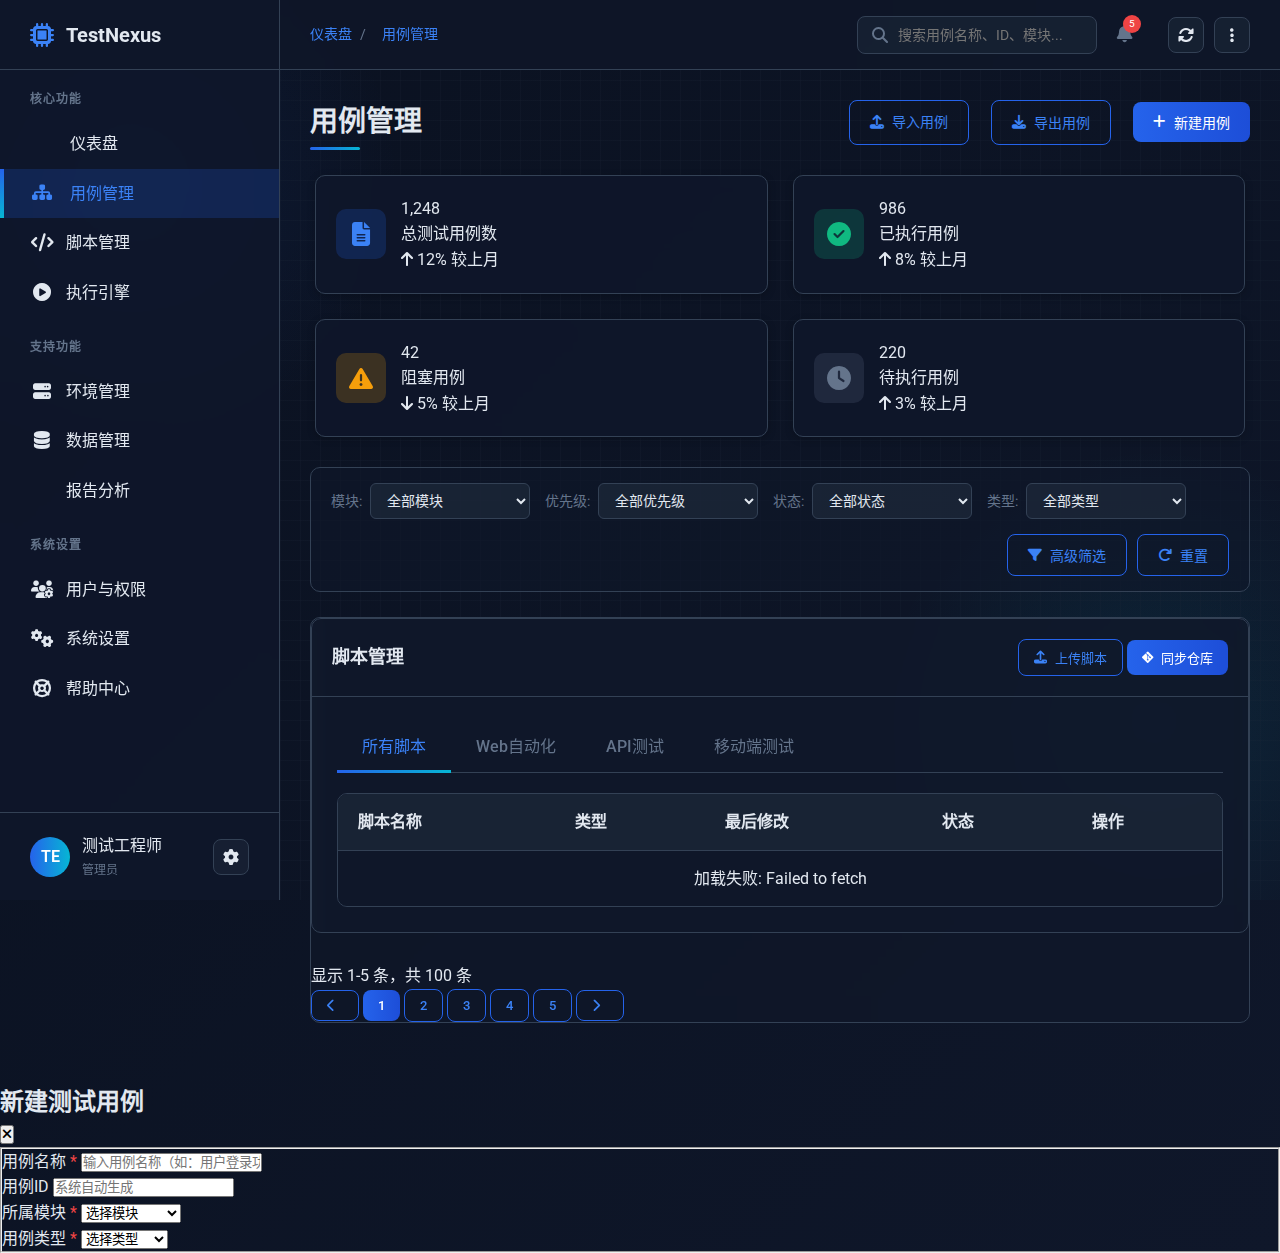
<file: static/use_case_management.html>
<!DOCTYPE html>
<!-- 文档类型声明：指定为HTML5标准，定义页面语法规则 -->
<html lang="zh-CN">
<head>
    <!-- 字符编码设置：UTF-8，支持中文及全球大部分字符，避免乱码 -->
    <meta charset="UTF-8">
    <!-- 响应式配置：适配移动设备，视口宽度等于设备宽度，初始缩放比例1.0，禁止用户缩放 -->
    <meta name="viewport" content="width=device-width, initial-scale=1.0">
    <!-- 页面标题：显示在浏览器标签栏，明确当前页面为“TestNexus - 用例管理” -->
    <title>TestNexus - 用例管理</title>
    <!-- 引入外部资源：Font Awesome图标库，提供页面所需的所有图标（如按钮、状态图标） -->
    <link rel="stylesheet" href="https://cdnjs.cloudflare.com/ajax/libs/font-awesome/6.4.0/css/all.min.css">
    <!-- 引入外部资源：Google字体，Roboto用于常规文本（提升可读性），Source Code Pro用于代码相关文本 -->
    <link href="https://fonts.googleapis.com/css2?family=Roboto:wght@300;400;500;700&family=Source+Code+Pro:wght@400;500;600&display=swap" rel="stylesheet">
    <!-- 引入内部样式表：自定义页面样式，控制布局、颜色、字体等视觉效果 -->
    <link rel="stylesheet" href="/static/style.css">
</head>
<body>
    <!-- 技术风格背景图案：纯装饰元素，提升页面科技感，无实际功能 -->
    <div class="tech-pattern"></div>
    <!-- 网格覆盖层：纯装饰元素，增强页面层次感，无实际功能 -->
    <div class="grid-overlay"></div>

    <!-- 应用主容器：包裹页面所有核心内容，用于整体布局控制（侧边栏+主内容区） -->
    <div class="app-container">
        <!-- 侧边导航：语义化标签<aside>，定义页面辅助导航区域，支持移动端适配 -->
        <aside class="sidebar" id="sidebar">
            <!-- 侧边栏头部：包含平台Logo，增强品牌识别 -->
            <header class="sidebar-header">
                <div class="logo">
                    <i class="fas fa-microchip"></i> <!-- 芯片图标：体现测试平台的技术属性 -->
                    <span class="logo-text">TestNexus</span> <!-- 平台名称 -->
                </div>
            </header>

            <!-- 侧边栏菜单：语义化标签<nav>，定义导航菜单，按功能模块分组 -->
            <nav class="sidebar-menu">
                <!-- 第一组菜单：核心功能（测试平台核心操作入口） -->
                <div class="menu-section">
                    <div class="section-title">核心功能</div> <!-- 菜单组标题，区分功能分类 -->
                    <div class="menu-item">
                        <a href="index.html" style="color: inherit; text-decoration: none;">
                        <i class="fas fa-index"></i>
                        <span>仪表盘</span>
                        </a>
                   </div>
                    <div class="menu-item active"> <!-- 当前页面，保留active -->
                       <a href="use_case_management.html" style="color: inherit; text-decoration: none;">
                       <i class="fas fa-sitemap"></i>
                       <span>用例管理</span>
                       </a>
                    </div>
                    <div class="menu-item"> <!-- 菜单项：脚本管理（未激活） -->
                        <i class="fas fa-code"></i> <!-- 代码图标：对应脚本属性 -->
                        <span>脚本管理</span>
                    </div>
                    <div class="menu-item"> <!-- 菜单项：执行引擎（未激活） -->
                        <i class="fas fa-play-circle"></i> <!-- 播放图标：对应“执行测试”操作 -->
                        <span>执行引擎</span>
                    </div>
                </div>

                <!-- 第二组菜单：支持功能（辅助测试的功能模块） -->
                <div class="menu-section">
                    <div class="section-title">支持功能</div>
                    <div class="menu-item"> <!-- 菜单项：环境管理 -->
                        <i class="fas fa-server"></i> <!-- 服务器图标：对应环境属性 -->
                        <span>环境管理</span>
                    </div>
                    <div class="menu-item"> <!-- 菜单项：数据管理 -->
                        <i class="fas fa-database"></i> <!-- 数据库图标：对应数据属性 -->
                        <span>数据管理</span>
                    </div>
                    <div class="menu-item"> <!-- 菜单项：报告分析 -->
                        <i class="fas fa-chart-network"></i> <!-- 图表图标：对应分析属性 -->
                        <span>报告分析</span>
                    </div>
                </div>

                <!-- 第三组菜单：系统设置（平台配置相关） -->
                <div class="menu-section">
                    <div class="section-title">系统设置</div>
                    <div class="menu-item"> <!-- 菜单项：用户与权限 -->
                        <i class="fas fa-users-cog"></i> <!-- 用户设置图标：对应权限管理 -->
                        <span>用户与权限</span>
                    </div>
                    <div class="menu-item"> <!-- 菜单项：系统设置 -->
                        <i class="fas fa-cogs"></i> <!-- 齿轮图标：对应系统配置 -->
                        <span>系统设置</span>
                    </div>
                    <div class="menu-item"> <!-- 菜单项：帮助中心 -->
                        <i class="fas fa-life-ring"></i> <!-- 救生圈图标：对应帮助属性 -->
                        <span>帮助中心</span>
                    </div>
                </div>
            </nav>

            <!-- 侧边栏底部：当前登录用户信息，语义化标签<footer> -->
            <footer class="sidebar-footer">
                <div class="user-avatar">TE</div> <!-- 用户头像：显示用户名首字母（Test Engineer） -->
                <div class="user-info"> <!-- 用户信息详情 -->
                    <div class="user-name">测试工程师</div> <!-- 用户名 -->
                    <div class="user-role">管理员</div> <!-- 用户角色：标识权限等级 -->
                </div>
                <div class="action-btn"> <!-- 用户设置按钮：打开个人配置 -->
                    <i class="fas fa-cog"></i> <!-- 齿轮图标：对应设置操作 -->
                </div>
            </footer>
        </aside>

        <!-- 主内容区域：语义化标签<main>，定义页面核心内容区 -->
        <main class="main-content">
            <!-- 顶部导航：语义化标签<header>，包含面包屑、搜索、通知等快捷操作 -->
            <header class="topbar">
                <!-- 移动端侧边栏触发按钮：仅在移动端显示，点击展开/收起侧边栏 -->
                <button class="toggle-sidebar" id="toggle-sidebar">
                    <i class="fas fa-bars"></i> <!-- 汉堡菜单图标：移动端常见导航触发标识 -->
                </button>
                <!-- 面包屑导航：显示当前页面在平台中的层级路径，帮助用户定位 -->
                <div class="breadcrumb">
                    <a href="index.html">仪表盘</a> <!-- 点击此处跳回仪表盘 -->
                    <span>/</span>
                    <span>用例管理</span>
                </div>
                <!-- 顶部操作区：搜索、通知、快捷按钮 -->
                <div class="topbar-actions">
                    <!-- 搜索栏：搜索平台内的用例（按名称、ID、模块等） -->
                    <div class="search-bar">
                        <i class="fas fa-search"></i> <!-- 搜索图标 -->
                        <input type="text" placeholder="搜索用例名称、ID、模块..."> <!-- 搜索输入框，提示搜索范围 -->
                    </div>
                    <!-- 通知图标：显示未读通知数量 -->
                    <div class="notification">
                        <i class="fas fa-bell"></i> <!-- 铃铛图标：对应通知属性 -->
                        <div class="badge">5</div> <!-- 未读数量标记：5条未读通知 -->
                    </div>
                    <!-- 快捷操作按钮组：高频操作入口 -->
                    <div class="quick-actions">
                        <div class="action-btn" title="刷新"> <!-- 刷新按钮：刷新当前页面数据 -->
                            <i class="fas fa-sync-alt"></i> <!-- 刷新图标 -->
                        </div>
                        <div class="action-btn" title="更多操作"> <!-- 更多操作：展开其他功能入口 -->
                            <i class="fas fa-ellipsis-v"></i> <!-- 垂直省略号：表示“更多选项”，避免与“新建”歧义 -->
                        </div>
                    </div>
                </div>
            </header>

            <!-- 内容区域：包裹页面所有核心业务内容 -->
            <div class="content-wrapper">
                <!-- 页面标题和操作：语义化标签<section>，定义页面头部区域 -->
                <section class="page-header">
                    <h1 class="page-title">用例管理</h1> <!-- 页面主标题，明确当前功能 -->
                    <!-- 页面操作按钮组：导入/导出用例、新建用例 -->
                    <div class="page-actions">
                        <div class="import-export"> <!-- 导入/导出操作组 -->
                            <!-- 导入用例：隐藏原生文件输入框，自定义按钮样式 -->
                            <label class="import-btn">
                                <i class="fas fa-upload"></i> 导入用例 <!-- 上传图标：对应“导入”操作 -->
                                <input type="file" accept=".xlsx,.csv,.json"> <!-- 限制导入文件格式：Excel、CSV、JSON -->
                            </label>
                            <!-- 导出用例：轮廓按钮（次要操作） -->
                            <button class="btn btn-outline">
                                <i class="fas fa-download"></i> 导出用例 <!-- 下载图标：对应“导出”操作 -->
                            </button>
                        </div>
                        <!-- 新建用例：实心按钮（主要操作，优先级最高），带唯一ID用于JS绑定事件 -->
                        <button class="btn btn-primary" id="create-case-btn">
                            <i class="fas fa-plus"></i> 新建用例 <!-- 加号图标：对应“新建”操作 -->
                        </button>
                    </div>
                </section>

                <!-- 用例统计卡片：语义化标签<section>，展示用例核心数据指标（4列布局） -->
                <section class="grid-container">
                    <!-- 统计卡片1：总测试用例数 -->
                    <div class="case-stat-card">
                        <div class="case-stat-icon">
                            <i class="fas fa-file-alt"></i> <!-- 文件图标：对应“用例”属性 -->
                        </div>
                        <div class="case-stat-info">
                            <div class="case-stat-value">1,248</div> <!-- 具体数值：1248条总用例 -->
                            <div class="case-stat-label">总测试用例数</div> <!-- 指标名称 -->
                            <div class="case-stat-trend"> <!-- 趋势提示：较上月增长12% -->
                                <i class="fas fa-arrow-up"></i> 12% 较上月 <!-- 上升箭头：表示增长 -->
                            </div>
                        </div>
                    </div>

                    <!-- 统计卡片2：已执行用例数 -->
                    <div class="case-stat-card">
                        <div class="case-stat-icon">
                            <i class="fas fa-check-circle"></i> <!-- 勾选图标：对应“已完成”状态 -->
                        </div>
                        <div class="case-stat-info">
                            <div class="case-stat-value">986</div> <!-- 具体数值：986条已执行用例 -->
                            <div class="case-stat-label">已执行用例</div> <!-- 指标名称 -->
                            <div class="case-stat-trend">
                                <i class="fas fa-arrow-up"></i> 8% 较上月 <!-- 上升箭头：表示增长 -->
                            </div>
                        </div>
                    </div>

                    <!-- 统计卡片3：阻塞用例数 -->
                    <div class="case-stat-card">
                        <div class="case-stat-icon">
                            <i class="fas fa-exclamation-triangle"></i> <!-- 警告三角图标：对应“阻塞”状态 -->
                        </div>
                        <div class="case-stat-info">
                            <div class="case-stat-value">42</div> <!-- 具体数值：42条阻塞用例 -->
                            <div class="case-stat-label">阻塞用例</div> <!-- 指标名称 -->
                            <div class="case-stat-trend">
                                <i class="fas fa-arrow-down"></i> 5% 较上月 <!-- 下降箭头：表示减少（正向趋势） -->
                            </div>
                        </div>
                    </div>

                    <!-- 统计卡片4：待执行用例数 -->
                    <div class="case-stat-card">
                        <div class="case-stat-icon">
                            <i class="fas fa-clock"></i> <!-- 时钟图标：对应“待执行”状态 -->
                        </div>
                        <div class="case-stat-info">
                            <div class="case-stat-value">220</div> <!-- 具体数值：220条待执行用例 -->
                            <div class="case-stat-label">待执行用例</div> <!-- 指标名称 -->
                            <div class="case-stat-trend">
                                <i class="fas fa-arrow-up"></i> 3% 较上月 <!-- 上升箭头：表示增长 -->
                            </div>
                        </div>
                    </div>
                </section>

                <!-- 用例筛选栏：语义化标签<section>，提供多维度筛选用例的功能 -->
                <section class="case-filter">
                    <!-- 筛选组1：按模块筛选 -->
                    <div class="filter-group">
                        <span class="filter-label">模块:</span> <!-- 筛选标签：明确筛选维度 -->
                        <select class="filter-select"> <!-- 下拉选择框：选项为平台内的测试模块 -->
                            <option value="">全部模块</option> <!-- 默认选项：显示所有模块 -->
                            <option value="user">用户管理模块</option>
                            <option value="order">订单管理模块</option>
                            <option value="payment">支付模块</option>
                            <option value="product">商品模块</option>
                        </select>
                    </div>

                    <!-- 筛选组2：按优先级筛选 -->
                    <div class="filter-group">
                        <span class="filter-label">优先级:</span>
                        <select class="filter-select"> <!-- 选项为用例优先级（从高到低） -->
                            <option value="">全部优先级</option>
                            <option value="p0">P0 (最高)</option> <!-- P0：核心用例，最高优先级 -->
                            <option value="p1">P1 (高)</option>
                            <option value="p2">P2 (中)</option>
                            <option value="p3">P3 (低)</option>
                        </select>
                    </div>

                    <!-- 筛选组3：按状态筛选 -->
                    <div class="filter-group">
                        <span class="filter-label">状态:</span>
                        <select class="filter-select"> <!-- 选项为用例状态 -->
                            <option value="">全部状态</option>
                            <option value="draft">草稿</option> <!-- 草稿：未完成编写 -->
                            <option value="ready">就绪</option> <!-- 就绪：待执行 -->
                            <option value="executed">已执行</option> <!-- 已执行：完成测试 -->
                            <option value="blocked">阻塞</option> <!-- 阻塞：因依赖问题无法执行 -->
                        </select>
                    </div>

                    <!-- 筛选组4：按类型筛选 -->
                    <div class="filter-group">
                        <span class="filter-label">类型:</span>
                        <select class="filter-select"> <!-- 选项为测试类型 -->
                            <option value="">全部类型</option>
                            <option value="functional">功能测试</option> <!-- 功能测试：验证功能正确性 -->
                            <option value="performance">性能测试</option> <!-- 性能测试：验证系统性能 -->
                            <option value="security">安全测试</option> <!-- 安全测试：验证系统安全性 -->
                            <option value="compatibility">兼容性测试</option> <!-- 兼容性测试：验证多环境适配 -->
                        </select>
                    </div>

                    <!-- 筛选操作按钮组：高级筛选和重置 -->
                    <div class="filter-actions">
                        <!-- 高级筛选：打开更多筛选条件（如创建时间、创建人） -->
                        <button class="btn btn-outline">
                            <i class="fas fa-filter"></i> 高级筛选
                        </button>
                        <!-- 重置筛选：清空所有筛选条件，恢复默认状态 -->
                        <button class="btn btn-outline">
                            <i class="fas fa-redo"></i> 重置
                        </button>
                    </div>
                </section>


                <!-- 用例列表卡片：语义化标签<section>，表格形式展示用例详情 -->
                <section class="card">
                    <div class="card">
                        <div class="card-header">
                                <div class="card-title">脚本管理</div> <!-- 卡片标题 -->
                                <!-- 脚本操作按钮组 -->
                                <div>
                                    <!-- 次要按钮：上传脚本 -->
                                    <button class="btn btn-outline btn-sm">
                                        <i class="fas fa-upload"></i> 上传脚本
                                    </button>
                                    <!-- 主要按钮：同步仓库（如Git仓库） -->
                                    <button class="btn btn-primary btn-sm">
                                        <i class="fab fa-git-alt"></i> 同步仓库
                                    </button>
                                </div>
                            </div>
                            <div class="card-body">
                                <!-- 标签页：按脚本类型分类筛选 -->
                                <div class="tabs">
                                    <div class="tab active">所有脚本</div> <!-- 当前激活：显示所有脚本 -->
                                    <div class="tab">Web自动化</div> <!-- 筛选：Web自动化脚本 -->
                                    <div class="tab">API测试</div> <!-- 筛选：API测试脚本 -->
                                    <div class="tab">移动端测试</div> <!-- 筛选：移动端测试脚本 -->
                                </div>

                                <!-- 表格容器：带滚动条（防止内容溢出） -->
                                <div class="table-responsive">
                                    <table class="table">
                                        <!-- 表格表头：定义列含义 -->
                                        <thead>
                                            <tr>
                                                <th>脚本名称</th> <!-- 脚本文件名 -->
                                                <th>类型</th> <!-- 脚本所属类型 -->
                                                <th>最后修改</th> <!-- 脚本最后更新时间 -->
                                                <th>状态</th> <!-- 脚本验证状态 -->
                                                <th>操作</th> <!-- 可执行的操作 -->
                                            </tr>
                                        </thead>
                                        <!-- 表格内容：具体脚本数据 -->
                                        <tbody>
                                            <!-- 脚本1：login_test.py -->
                                            <tr>
                                                <td>login_test.py</td> <!-- 脚本名 -->
                                                <td>Web自动化</td> <!-- 类型 -->
                                                <td>2023-10-15</td> <!-- 最后修改时间 -->
                                                <td><span class="status-badge status-success">已验证</span></td> <!-- 状态：成功（绿色） -->
                                                <td>
                                                    <!-- 操作按钮1：执行脚本 -->
                                                    <button class="btn btn-outline btn-sm">
                                                        <i class="fas fa-play"></i>
                                                    </button>
                                                    <!-- 操作按钮2：编辑脚本 -->
                                                    <button class="btn btn-outline btn-sm">
                                                        <i class="fas fa-edit"></i>
                                                    </button>
                                                    <!-- 操作按钮3：删除脚本（带唯一ID，用于JS绑定事件） -->
                                                    <button class="btn btn-outline btn-sm " id="SCRIPT-62B4ADC1">
                                                        <i class="fas fa-trash-alt"></i>
                                                    </button>
                                                </td>
                                            </tr>
                                            <!-- 脚本2：payment_api_test.js -->
                                            <tr>
                                                <td>payment_api_test.js</td>
                                                <td>API测试</td>
                                                <td>2023-10-14</td>
                                                <td><span class="status-badge status-success">已验证</span></td>
                                                <td>
                                                    <button class="btn btn-outline btn-sm">
                                                        <i class="fas fa-play"></i>
                                                    </button>
                                                    <button class="btn btn-outline btn-sm">
                                                        <i class="fas fa-edit"></i>
                                                    </button>
                                                </td>
                                            </tr>
                                            <!-- 脚本3：mobile_login_test.java -->
                                            <tr>
                                                <td>mobile_login_test.java</td>
                                                <td>移动端测试</td>
                                                <td>2023-10-12</td>
                                                <td><span class="status-badge status-warning">需更新</span></td> <!-- 状态：警告（黄色） -->
                                                <td>
                                                    <button class="btn btn-outline btn-sm">
                                                        <i class="fas fa-play"></i>
                                                    </button>
                                                    <button class="btn btn-outline btn-sm">
                                                        <i class="fas fa-edit"></i>
                                                    </button>
                                                </td>
                                            </tr>
                                        </tbody>
                                    </table>
                                </div>
                            </div>
                        </div>
                    <!-- 分页控件：语义化类名，控制用例列表分页显示 -->
                        <div class="pagination">
                            <!-- 分页信息：显示当前页码范围和总条数 -->
                            <div class="pagination-info">
                                显示 1-5 条，共 100 条 <!-- 提示用户当前位置和数据总量 -->
                            </div>
                            <!-- 分页控制按钮：上一页、页码、下一页 -->
                            <div class="pagination-controls">
                                <button class="btn btn-outline btn-sm" disabled title="上一页"> <!-- 上一页：禁用（当前在第1页） -->
                                    <i class="fas fa-chevron-left"></i> <!-- 左箭头图标 -->
                                </button>
                                <button class="btn btn-primary btn-sm">1</button> <!-- 当前页码：第1页（激活状态） -->
                                <button class="btn btn-outline btn-sm">2</button> <!-- 页码2 -->
                                <button class="btn btn-outline btn-sm">3</button> <!-- 页码3 -->
                                <button class="btn btn-outline btn-sm">4</button> <!-- 页码4 -->
                                <button class="btn btn-outline btn-sm">5</button> <!-- 页码5 -->
                                <button class="btn btn-outline btn-sm" title="下一页"> <!-- 下一页：可用（有更多页码） -->
                                    <i class="fas fa-chevron-right"></i> <!-- 右箭头图标 -->
                                </button>
                            </div>
                        </div>
                </section>
            </div>
        </main>
    </div>

    <!-- 新建用例弹窗：半透明背景+弹窗，用于创建新用例，优化层级与动画 -->
    <div class="modal-backdrop" id="create-case-modal">
        <!-- 弹窗主体：居中显示，包含表单 -->
        <div class="modal">
            <!-- 弹窗头部：标题和关闭按钮 -->
            <header class="modal-header">
                <h2 class="modal-title">新建测试用例</h2> <!-- 弹窗标题 -->
                <button class="modal-close" id="close-modal" title="关闭"> <!-- 关闭按钮：关闭弹窗 -->
                    <i class="fas fa-times"></i> <!-- 叉号图标：表示“关闭” -->
                </button>
            </header>
            <!-- 弹窗内容：新建用例表单 -->
            <div class="modal-body">
                <form id="create-case-form"> <!-- 表单：提交新建用例数据，带唯一ID用于JS处理 -->
                    <!-- 表单分组：基础信息（网格布局，2列） -->
                    <fieldset class="form-grid">
                        <!-- 表单组1：用例名称（必填） -->
                        <div class="form-group">
                            <label for="case-name" class="form-label">用例名称 <span style="color: var(--danger);">*</span></label> <!-- 标签：带必填标记（红色*） -->
                            <input type="text" id="case-name" class="form-control" placeholder="输入用例名称（如：用户登录功能测试）" required> <!-- 输入框：必填，提示示例 -->
                        </div>
                        <!-- 表单组2：用例ID（系统生成） -->
                        <div class="form-group">
                            <label for="case-id" class="form-label">用例ID</label> <!-- 标签 -->
                            <input type="text" id="case-id" class="form-control" placeholder="系统自动生成" readonly> <!-- 输入框：只读，系统自动生成ID -->
                        </div>
                        <!-- 表单组3：所属模块（必填） -->
                        <div class="form-group">
                            <label for="case-module" class="form-label">所属模块 <span style="color: var(--danger);">*</span></label> <!-- 标签：带必填标记 -->
                            <select id="case-module" class="form-control" required> <!-- 下拉框：必填，选择用例所属模块 -->
                                <option value="">选择模块</option> <!-- 默认选项：提示用户选择 -->
                                <option value="user">用户管理模块</option>
                                <option value="order">订单管理模块</option>
                                <option value="payment">支付模块</option>
                                <option value="product">商品模块</option>
                            </select>
                        </div>
                        <!-- 表单组4：用例类型（必填） -->
                        <div class="form-group">
                            <label for="case-type" class="form-label">用例类型 <span style="color: var(--danger);">*</span></label> <!-- 标签：带必填标记 -->
                            <select id="case-type" class="form-control" required> <!-- 下拉框：必填，选择测试类型 -->
                                <option value="">选择类型</option> <!-- 默认选项：提示用户选择 -->
                                <option value="functional">功能测试</option>
                                <option value="performance">性能测试</option>
                                <option value="security">安全测试</option>
                                <option value="compatibility">兼容性测试</option>
                            </select>
                        </div>
<!-- 注：原代码此处未闭合，实际项目中需补充表单剩余部分（如优先级、前置条件、测试步骤等）及弹窗底部的“提交/取消”按钮 -->
<script src="/static/main.js"></script>
</body>
</html>
</file>
<file: static/style.css>
:root {
  --primary: #2563eb;
  --primary-dark: #1d4ed8;
  --primary-light: #3b82f6;
  --secondary: #8b5cf6;
  --accent: #06b6d4;
  --success: #10b981;
  --warning: #f59e0b;
  --danger: #ef4444;
  --dark: #0f172a;
  --darker: #0a1120;
  --dark-gray: #1e293b;
  --medium-gray: #334155;
  --light-gray: #64748b;
  --light: #e2e8f0;
  --border: #334155;
  --card-shadow: 0 4px 20px rgba(0, 0, 0, 0.4);
  --sidebar-width: 280px;
  --header-height: 70px;
  --transition: all 0.3s ease;
  --border-radius: 10px;
  --glow: 0 0 15px rgba(59, 130, 246, 0.5);
}
/*用例页面优化*/
* {
  margin: 0;
  padding: 0;
  box-sizing: border-box;
  font-family: 'Roboto', sans-serif;
}
/* 修复侧边栏与主内容区布局冲突 */
.app-container {
  display: flex;
  min-height: 100vh;
  overflow: hidden; /* 防止内容溢出 */
}
.main-content {
  flex: 1;
  margin-left: var(--sidebar-width);
  transition: var(--transition);
  min-width: 0; /* 解决flex子元素溢出问题 */
}
/* 修复统计卡片布局 */
.grid-container {
  display: grid;
  grid-template-columns: repeat(4, 1fr); /* 固定4列布局，与设计一致 */
  gap: 20px;
  margin-bottom: 30px;
  padding: 0 5px;
}
@media (max-width: 1200px) {
  .grid-container {
    grid-template-columns: repeat(2, 1fr); /* 中等屏幕2列 */
  }
}
@media (max-width: 768px) {
  .grid-container {
    grid-template-columns: 1fr; /* 小屏幕1列 */
  }
}
.case-stat-card {
  background: rgba(15, 23, 42, 0.8);
  border-radius: var(--border-radius);
  border: 1px solid var(--border);
  padding: 20px;
  display: flex;
  align-items: center;
  transition: var(--transition);
  backdrop-filter: blur(8px);
  box-shadow: 0 2px 8px rgba(0, 0, 0, 0.2);
}
.case-stat-card:hover {
  border-color: var(--primary-light);
  box-shadow: var(--glow);
  transform: translateY(-3px); /* hover上浮效果 */
}
.case-stat-icon {
  width: 50px;
  height: 50px;
  border-radius: 10px;
  display: flex;
  align-items: center;
  justify-content: center;
  font-size: 24px;
  margin-right: 15px;
  background: rgba(37, 99, 235, 0.2);
  color: var(--primary-light);
}
/* 不同卡片图标颜色区分 */
.case-stat-card:nth-child(2) .case-stat-icon {
  background: rgba(16, 185, 129, 0.2);
  color: var(--success);
}
.case-stat-card:nth-child(3) .case-stat-icon {
  background: rgba(245, 158, 11, 0.2);
  color: var(--warning);
}
.case-stat-card:nth-child(4) .case-stat-icon {
  background: rgba(100, 116, 139, 0.2);
  color: var(--light-gray);
}
.case-filter {
  display: flex;
  align-items: center;
  gap: 15px;
  padding: 15px 20px;
  background: rgba(15, 23, 42, 0.6);
  border-radius: var(--border-radius);
  border: 1px solid var(--border);
  margin-bottom: 25px;
  flex-wrap: wrap; /* 支持换行，适配小屏幕 */
}
.filter-group {
  display: flex;
  align-items: center;
  gap: 8px;
}
.filter-label {
  color: var(--light-gray);
  font-size: 14px;
  white-space: nowrap; /* 标签不换行 */
}
.filter-select {
  padding: 8px 12px;
  border-radius: 6px;
  border: 1px solid var(--border);
  background: rgba(30, 41, 59, 0.7);
  color: var(--light);
  font-size: 14px;
  min-width: 160px;
}
.filter-select:focus {
  border-color: var(--primary);
  box-shadow: var(--glow);
  outline: none;
}
.filter-actions {
  margin-left: auto; /* 右对齐 */
  display: flex;
  gap: 10px;
}
/* 统一按钮样式，修复图片中按钮混乱问题 */
.page-actions {
  display: flex;
  align-items: center;
  gap: 12px;
}
.import-export {
  display: flex;
  gap: 12px;
}
.import-btn {
  display: inline-flex;
  align-items: center;
  gap: 8px;
  padding: 10px 20px;
  border-radius: 8px;
  border: 1px solid var(--primary);
  color: var(--primary-light);
  cursor: pointer;
  transition: var(--transition);
  background: transparent;
  font-size: 14px;
  font-weight: 500;
}
.import-btn:hover {
  background: rgba(37, 99, 235, 0.2);
  box-shadow: var(--glow);
}
.import-btn input {
  display: none; /* 隐藏原生文件选择框 */
}
/* 表格操作按钮优化 */
.case-actions {
  display: flex;
  gap: 8px;
}
.case-actions .btn-sm {
  width: 32px;
  height: 32px;
  padding: 0; /* 图标按钮仅保留尺寸，无内边距 */
  border-radius: 6px;
}
.case-actions .btn-sm[disabled] {
  opacity: 0.4;
  cursor: not-allowed;
  box-shadow: none;
  background: transparent;
  border-color: var(--medium-gray);
  color: var(--light-gray);
}

.table tr {
  transition: var(--transition);
}
.table tr:hover {
  background: rgba(37, 99, 235, 0.1);
}
.table td {
  vertical-align: middle; /* 表格内容垂直居中 */
}
/* 修复复选框对齐问题 */
.table th input[type="checkbox"],
.table td input[type="checkbox"] {
  width: 18px;
  height: 18px;
  border-radius: 4px;
  border: 1px solid var(--primary);
  background: rgba(30, 41, 59, 0.5);
  accent-color: var(--primary);
}
.breadcrumb {
  font-size: 13px;
}
.breadcrumb span:last-child {
  color: var(--primary-light);
  font-weight: 500;
}


body {
  background: linear-gradient(135deg, var(--darker) 0%, var(--dark) 100%);
  color: var(--light);
  line-height: 1.6;
  overflow-x: hidden;
  min-height: 100vh;
}

h1, h2, h3, h4, h5, h6 {
  font-weight: 600;
  color: var(--light);
}

code, pre {
  font-family: 'Source Code Pro', monospace;
}

/* 布局结构 */
.app-container {
  display: flex;
  min-height: 100vh;
}

/* 侧边栏 */
.sidebar {
  width: var(--sidebar-width);
  background: rgba(15, 23, 42, 0.8);
  backdrop-filter: blur(10px);
  height: 100vh;
  position: fixed;
  z-index: 100;
  border-right: 1px solid var(--border);
  display: flex;
  flex-direction: column;
  transition: var(--transition);
}

/* 侧边栏头部 */
.sidebar-header {
  height: var(--header-height); /* 与topbar使用相同的高度 */
  padding: 0 30px; /* 与topbar使用相同的左右内边距 */
  border-bottom: 1px solid var(--border);
  display: flex;
  align-items: center;
  background: rgba(15, 23, 42, 0.7); /* 与topbar使用相同的背景色透明度 */
}

.logo {
  display: flex;
  align-items: center;
  color: var(--light);
}

.logo i {
  font-size: 24px;
  color: var(--primary-light);
  margin-right: 12px;
}

.logo-text {
  font-size: 20px;
  font-weight: 700;
}

/* 侧边栏菜单 */
.sidebar-menu {
  flex: 1;
  padding: 20px 0;
  overflow-y: auto;
}

/* 自定义滚动条样式 */
/* WebKit浏览器 (Chrome, Safari等) */
.sidebar-menu::-webkit-scrollbar {
  width: 6px;
}

.sidebar-menu::-webkit-scrollbar-track {
  background: rgba(30, 41, 59, 0.5);
  border-radius: 3px;
}

.sidebar-menu::-webkit-scrollbar-thumb {
  background: rgba(59, 130, 246, 0.3);
  border-radius: 3px;
  transition: var(--transition);
}

.sidebar-menu::-webkit-scrollbar-thumb:hover {
  background: rgba(59, 130, 246, 0.5);
}

/* Firefox浏览器 */
.sidebar-menu {
  scrollbar-width: thin;
  scrollbar-color: rgba(59, 130, 246, 0.3) rgba(30, 41, 59, 0.5);
}

.menu-section {
  margin-bottom: 20px;
}

.section-title {
  padding: 0 30px 10px 30px;
  font-size: 12px;
  font-weight: 600;
  text-transform: uppercase;
  letter-spacing: 1px;
  color: var(--light-gray);
}

.menu-item {
  display: flex;
  align-items: center;
  padding: 12px 30px;
  color: var(--light);
  cursor: pointer;
  transition: var(--transition);
  position: relative;
}

.menu-item:hover {
  background: rgba(37, 99, 235, 0.1);
  color: var(--primary-light);
}

.menu-item.active {
  background: rgba(37, 99, 235, 0.2);
  color: var(--primary-light);
}

.menu-item.active:before {
  content: '';
  position: absolute;
  left: 0;
  top: 0;
  bottom: 0;
  width: 4px;
  background: linear-gradient(to bottom, var(--primary), var(--accent));
}

.menu-item i {
  font-size: 18px;
  margin-right: 12px;
  width: 24px;
  text-align: center;
}

/* 侧边栏底部 */
.sidebar-footer {
  padding: 20px 30px;
  border-top: 1px solid var(--border);
  display: flex;
  align-items: center;
  background: rgba(15, 23, 42, 0.7);
}

.user-avatar {
  width: 40px;
  height: 40px;
  border-radius: 50%;
  background: linear-gradient(to right, var(--primary), var(--accent));
  display: flex;
  align-items: center;
  justify-content: center;
  font-weight: 600;
  color: white;
  margin-right: 12px;
}

.user-info {
  flex: 1;
}

.user-name {
  font-weight: 500;
  color: var(--light);
  margin-bottom: 2px;
}

.user-role {
  font-size: 12px;
  color: var(--light-gray);
}

/* 顶部导航 */
.topbar {
  height: var(--header-height);
  background: rgba(15, 23, 42, 0.7);
  backdrop-filter: blur(10px);
  display: flex;
  justify-content: space-between;
  align-items: center;
  padding: 0 30px;
  position: sticky;
  top: 0;
  z-index: 99;
  border-bottom: 1px solid var(--border);
}

.breadcrumb {
  display: flex;
  align-items: center;
  font-size: 14px;
  color: var(--light-gray);
}

.breadcrumb a {
  color: var(--primary-light);
  text-decoration: none;
  transition: var(--transition);
}

.breadcrumb a:hover {
  color: var(--accent);
}

.breadcrumb span {
  margin: 0 8px;
}

.topbar-actions {
  display: flex;
  align-items: center;
}

.search-bar {
  position: relative;
  margin-right: 20px;
}

.search-bar input {
  padding: 10px 15px 10px 40px;
  border-radius: 8px;
  border: 1px solid var(--border);
  background: rgba(30, 41, 59, 0.5);
  color: var(--light);
  font-size: 14px;
  transition: var(--transition);
  width: 240px;
}

.search-bar input:focus {
  border-color: var(--primary);
  box-shadow: var(--glow);
  outline: none;
}

.search-bar i {
  position: absolute;
  left: 15px;
  top: 50%;
  transform: translateY(-50%);
  color: var(--light-gray);
}

.notification {
  position: relative;
  margin-right: 25px;
  font-size: 18px;
  color: var(--light-gray);
  cursor: pointer;
  transition: var(--transition);
}

.notification:hover {
  color: var(--primary-light);
}

.notification .badge {
  position: absolute;
  top: -5px;
  right: -8px;
  background: var(--danger);
  color: white;
  border-radius: 50%;
  width: 18px;
  height: 18px;
  font-size: 10px;
  display: flex;
  align-items: center;
  justify-content: center;
}

.quick-actions {
  display: flex;
}

.action-btn {
  width: 36px;
  height: 36px;
  border-radius: 8px;
  display: flex;
  align-items: center;
  justify-content: center;
  background: rgba(30, 41, 59, 0.5);
  color: var(--light);
  margin-left: 10px;
  cursor: pointer;
  transition: var(--transition);
  border: 1px solid var(--border);
}

.action-btn:hover {
  background: rgba(37, 99, 235, 0.3);
  color: var(--primary-light);
  border-color: var(--primary);
  box-shadow: var(--glow);
}

/* 内容区域 */
.content-wrapper {
  padding: 30px;
}

.page-header {
  display: flex;
  justify-content: space-between;
  align-items: center;
  margin-bottom: 30px;
}

.page-title {
  font-size: 28px;
  font-weight: 700;
  color: var(--light);
  position: relative;
  display: inline-block;
}

.page-title:after {
  content: '';
  position: absolute;
  bottom: -5px;
  left: 0;
  width: 50px;
  height: 3px;
  background: linear-gradient(to right, var(--primary), var(--accent));
  border-radius: 3px;
}

.page-actions button {
  margin-left: 10px;
}

/* 按钮样式 */
.btn {
  padding: 10px 20px;
  border-radius: 8px;
  font-weight: 500;
  cursor: pointer;
  transition: var(--transition);
  display: inline-flex;
  align-items: center;
  justify-content: center;
  border: 1px solid var(--border);
  font-size: 14px;
  background: rgba(30, 41, 59, 0.7);
  color: var(--light);
}

.btn i {
  margin-right: 8px;
}

.btn:hover {
  transform: translateY(-2px);
  box-shadow: var(--glow);
}

.btn-primary {
  background: linear-gradient(to right, var(--primary), var(--primary-dark));
  color: white;
  border: none;
}

.btn-primary:hover {
  background: linear-gradient(to right, var(--primary-light), var(--primary));
}

.btn-outline {
  background: transparent;
  border: 1px solid var(--primary);
  color: var(--primary-light);
}

.btn-outline:hover {
  background: rgba(37, 99, 235, 0.2);
}

.btn-success {
  background: linear-gradient(to right, var(--success), #059669);
  color: white;
  border: none;
}

.btn-warning {
  background: linear-gradient(to right, var(--warning), #d97706);
  color: var(--dark);
  border: none;
}

.btn-danger {
  background: linear-gradient(to right, var(--danger), #dc2626);
  color: white;
  border: none;
}

.btn-sm {
  padding: 8px 15px;
  font-size: 13px;
}

/* 卡片样式 */
.card {
  background: rgba(15, 23, 42, 0.5);
  border-radius: var(--border-radius);
  border: 1px solid var(--border);
  margin-bottom: 30px;
  overflow: hidden;
  transition: var(--transition);
  backdrop-filter: blur(10px);
}

.card:hover {
  border-color: var(--primary);
  box-shadow: var(--card-shadow), var(--glow);
}

.card-header {
  padding: 20px;
  border-bottom: 1px solid var(--border);
  display: flex;
  justify-content: space-between;
  align-items: center;
}

.card-title {
  font-size: 18px;
  font-weight: 600;
  color: var(--light);
}

.card-body {
  padding: 25px;
}

/* 网格布局 */
.grid-container {
  display: grid;
  grid-template-columns: repeat(auto-fit, minmax(300px, 1fr));
  gap: 25px;
  margin-bottom: 30px;
}

/* 统计卡片 */
.stat-card, .environment-card {
  background: rgba(15, 23, 42, 0.7);
  border-radius: var(--border-radius);
  border: 1px solid var(--border);
  padding: 25px;
  transition: var(--transition);
  backdrop-filter: blur(5px);
}

.stat-card:hover, .environment-card:hover {
  border-color: var(--primary);
  box-shadow: var(--glow);
}

.stat-card {
  display: flex;
  align-items: center;
}

.environment-card {
  overflow: hidden;
  transform: translateY(-5px);
}

.stat-icon {
  width: 60px;
  height: 60px;
  border-radius: 12px;
  display: flex;
  align-items: center;
  justify-content: center;
  font-size: 28px;
  margin-right: 20px;
  background: rgba(37, 99, 235, 0.2);
  color: var(--primary-light);
}

.stat-info {
  flex: 1;
}

.stat-value {
  font-size: 28px;
  font-weight: 700;
  margin-bottom: 5px;
  background: linear-gradient(to right, var(--primary-light), var(--accent));
  -webkit-background-clip: text;
  -webkit-text-fill-color: transparent;
}

.stat-label {
  color: var(--light-gray);
  font-size: 14px;
}

/* 表格样式 */
.table-responsive {
  overflow-x: auto;
  border-radius: var(--border-radius);
  border: 1px solid var(--border);
}

.table {
  width: 100%;
  border-collapse: collapse;
  background: rgba(15, 23, 42, 0.5);
}

.table th {
  background: rgba(30, 41, 59, 0.7);
  padding: 15px 20px;
  text-align: left;
  font-weight: 600;
  color: var(--light);
  border-bottom: 1px solid var(--border);
}

.table td {
  padding: 15px 20px;
  border-bottom: 1px solid var(--border);
  color: var(--light);
}

.table tr:last-child td {
  border-bottom: none;
}

.table tr:hover td {
  background: rgba(37, 99, 235, 0.1);
}

/* 状态标签 */
.status-badge {
  display: inline-block;
  padding: 6px 12px;
  border-radius: 20px;
  font-size: 12px;
  font-weight: 500;
}

.status-success {
  background: rgba(16, 185, 129, 0.15);
  color: var(--success);
}

.status-warning {
  background: rgba(245, 158, 11, 0.15);
  color: var(--warning);
}

.status-danger {
  background: rgba(239, 68, 68, 0.15);
  color: var(--danger);
}

.status-info {
  background: rgba(37, 99, 235, 0.15);
  color: var(--primary-light);
}

/* 树状结构 */
.tree-view {
  list-style: none;
  padding-left: 0;
}

.tree-node {
  padding: 10px 15px;
  cursor: pointer;
  border-radius: 8px;
  display: flex;
  align-items: center;
  margin-bottom: 5px;
  transition: var(--transition);
  color: var(--light);
}

.tree-node:hover {
  background: rgba(37, 99, 235, 0.1);
}

.tree-node.active {
  background: rgba(37, 99, 235, 0.2);
  color: var(--primary-light);
  font-weight: 500;
}

.tree-node i, .tree-node .toggle {
  color: var(--light-gray);
}

.tree-node.active i, .tree-node.active .toggle {
  color: var(--primary-light);
}

.tree-node i {
  margin-right: 10px;
  font-size: 16px;
}

.tree-node .toggle {
  margin-right: 10px;
  font-size: 14px;
  width: 20px;
  text-align: center;
}

.tree-children {
  padding-left: 45px;
  display: none;
}

.tree-node.expanded > .tree-children {
  display: block;
}

/* 标签样式 */
.tags-container {
  display: flex;
  flex-wrap: wrap;
  gap: 8px;
  margin-top: 10px;
}

.tag {
  background: rgba(37, 99, 235, 0.2);
  color: var(--primary-light);
  padding: 6px 12px;
  border-radius: 20px;
  font-size: 12px;
  display: inline-flex;
  align-items: center;
  border: 1px solid rgba(59, 130, 246, 0.3);
}

.tag i {
  margin-left: 5px;
  cursor: pointer;
  font-size: 10px;
  color: var(--primary-light);
}

/* 选项卡 */
.tabs {
  display: flex;
  border-bottom: 1px solid var(--border);
  margin-bottom: 20px;
}

.tab {
  padding: 12px 25px;
  cursor: pointer;
  font-weight: 500;
  color: var(--light-gray);
  position: relative;
  transition: var(--transition);
}

.tab:hover {
  color: var(--light);
}

.tab.active {
  color: var(--primary-light);
}

.tab.active:after {
  content: '';
  position: absolute;
  bottom: -1px;
  left: 0;
  width: 100%;
  height: 3px;
  background: linear-gradient(to right, var(--primary), var(--accent));
}

/* 环境卡片 */
.environment-header {
  padding: 20px;
  border-bottom: 1px solid var(--border);
  display: flex;
  justify-content: space-between;
  align-items: center;
}

.environment-name {
  font-size: 16px;
  font-weight: 600;
  color: var(--light);
}

.environment-body {
  padding: 20px;
}

.environment-info {
  margin-bottom: 15px;
}

.info-label {
  font-size: 12px;
  color: var(--light-gray);
  margin-bottom: 5px;
}

.info-value {
  font-weight: 500;
  color: var(--light);
}

/* 主内容区域 */
.main-content {
  flex: 1;
  margin-left: var(--sidebar-width);
  transition: var(--transition);
}

/* 响应式设计 */
@media (max-width: 992px) {
  .sidebar {
    /* 移除默认隐藏，确保侧边栏始终显示 */
  }
  .main-content {
    margin-left: var(--sidebar-width);
  }
  .toggle-sidebar {
    display: none;
  }
}

.toggle-sidebar {
  display: none;
  margin-right: 20px;
  font-size: 24px;
  cursor: pointer;
  color: var(--light);
}

/* 科技感装饰元素 */
.tech-pattern, .grid-overlay {
  position: absolute;
  top: 0;
  left: 0;
  width: 100%;
  height: 100%;
  pointer-events: none;
  z-index: -1;
}

.tech-pattern {
  background: 
    radial-gradient(circle at 10% 20%, rgba(37, 99, 235, 0.1) 0%, transparent 20%),
    radial-gradient(circle at 90% 80%, rgba(6, 182, 212, 0.1) 0%, transparent 20%);
}

.grid-overlay {
  background-image: 
    linear-gradient(rgba(30, 41, 59, 0.2) 1px, transparent 1px),
    linear-gradient(90deg, rgba(30, 41, 59, 0.2) 1px, transparent 1px);
  background-size: 20px 20px;
}

/* 测试用例和任务相关样式 */
.test-case-container, .job-container {
  margin-bottom: 20px;
}

.test-case-list, .job-list {
  display: grid;
  grid-template-columns: repeat(auto-fill, minmax(300px, 1fr));
  gap: 16px;
  margin-top: 16px;
}

.test-case-card, .job-card {
  background: var(--dark-gray);
  border: 1px solid var(--border);
  border-radius: var(--border-radius);
  padding: 20px;
  transition: var(--transition);
  cursor: pointer;
}

.test-case-card:hover, .job-card:hover {
  transform: translateY(-2px);
  box-shadow: var(--glow);
  border-color: var(--primary-light);
}

.test-case-header, .job-header {
  display: flex;
  justify-content: space-between;
  align-items: center;
  margin-bottom: 12px;
}

.test-case-header h3, .job-header h3 {
  font-size: 16px;
  margin: 0;
}

.test-case-id, .job-id {
  font-size: 12px;
  color: var(--light-gray);
  background: var(--medium-gray);
  padding: 2px 8px;
  border-radius: 12px;
}

.test-case-description {
  font-size: 14px;
  color: var(--light);
  margin-bottom: 12px;
  line-height: 1.5;
}

.test-case-meta {
  margin-bottom: 16px;
}

.priority {
  display: inline-block;
  padding: 4px 12px;
  border-radius: 16px;
  font-size: 12px;
  font-weight: 500;
}

.priority.high {
  background: rgba(239, 68, 68, 0.2);
  color: var(--danger);
  border: 1px solid var(--danger);
}

.priority.medium {
  background: rgba(245, 158, 11, 0.2);
  color: var(--warning);
  border: 1px solid var(--warning);
}

.priority.low {
  background: rgba(16, 185, 129, 0.2);
  color: var(--success);
  border: 1px solid var(--success);
}

.test-case-actions, .job-actions {
  display: flex;
  gap: 10px;
}

.test-case-actions .btn {
  flex: 1;
  font-size: 14px;
  padding: 8px 12px;
}

.btn-view {
  background: var(--primary);
  color: white;
}

.btn-view:hover {
  background: var(--primary-dark);
}

.btn-run {
  background: var(--success);
  color: white;
}

.btn-run:hover {
  background: #059669;
}

/* 加载状态 */
.loading, .no-data, .error {
  text-align: center;
  padding: 40px 20px;
  color: var(--light-gray);
}

.loading { color: var(--primary-light); }
.error { color: var(--danger); }

/* 测试任务详情 */
.job-info {
  margin-bottom: 12px;
}

.job-status { margin-bottom: 8px; }

.job-time {
  display: flex;
  flex-direction: column;
  gap: 4px;
  font-size: 12px;
  color: var(--light-gray);
}

.job-stats {
  display: flex;
  gap: 16px;
  margin-bottom: 16px;
  padding: 12px;
  background: var(--medium-gray);
  border-radius: 8px;
}

.stat-item {
  display: flex;
  flex-direction: column;
  align-items: center;
  flex: 1;
}

.stat-value {
  font-size: 18px;
  font-weight: 600;
}

.stat-value.passed { color: var(--success); }
.stat-value.failed { color: var(--danger); }
.stat-value.skipped { color: var(--warning); }
</file>
